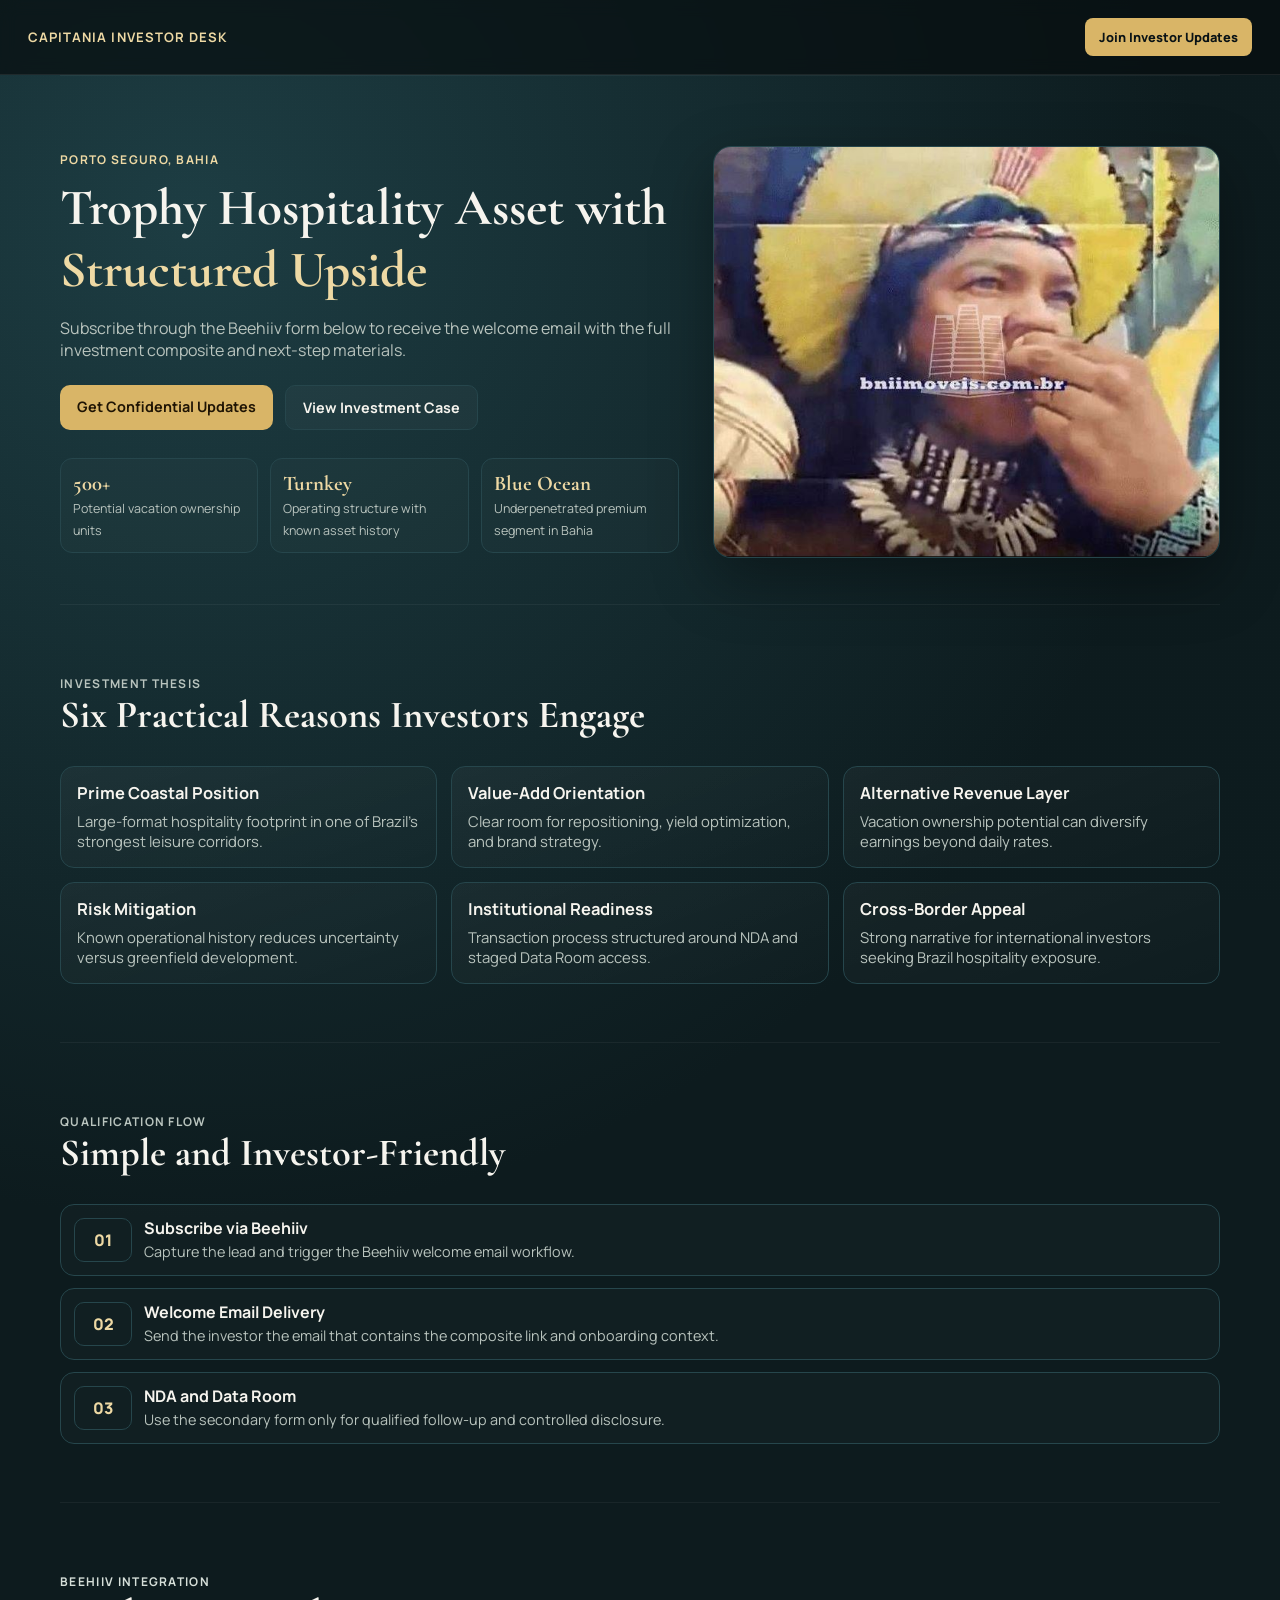
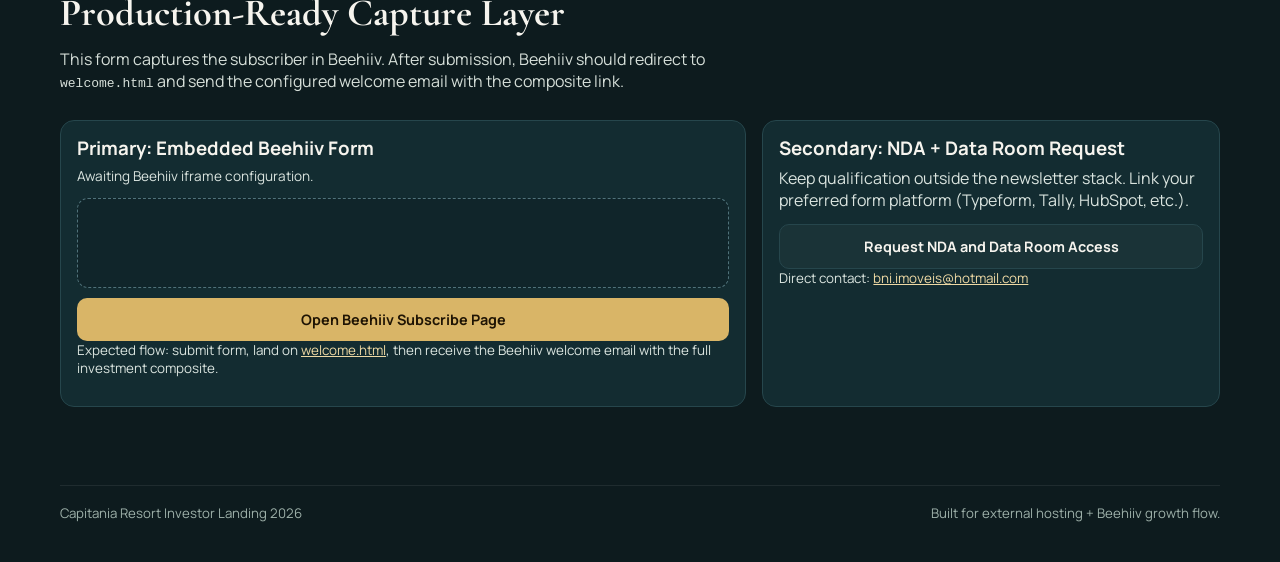
<file: external-production/index.html>
﻿<!doctype html>
<html lang="en">
  <head>
    <meta charset="UTF-8" />
    <meta name="viewport" content="width=device-width, initial-scale=1.0" />
    <title>Capitania Resort | Investor Landing</title>
    <meta
      name="description"
      content="External production landing page for Capitania Resort investor outreach, integrated with Beehiiv subscribe flow."
    />
    <meta name="theme-color" content="#0d1b1e" />
    <link rel="preconnect" href="https://fonts.googleapis.com" />
    <link rel="preconnect" href="https://fonts.gstatic.com" crossorigin />
    <link
      href="https://fonts.googleapis.com/css2?family=Cormorant+Garamond:wght@500;600;700&family=Manrope:wght@400;500;600;700;800&display=swap"
      rel="stylesheet"
    />
    <link rel="stylesheet" href="./style.css" />
  </head>
  <body>
    <div class="bg-noise" aria-hidden="true"></div>

    <header class="topbar">
      <a class="brand" href="#home">Capitania Investor Desk</a>
      <a class="top-cta" href="#subscribe">Join Investor Updates</a>
    </header>

    <main>
      <section class="hero" id="home">
        <div class="hero-copy">
          <p class="eyebrow">Porto Seguro, Bahia</p>
          <h1>
            Trophy Hospitality Asset with
            <span>Structured Upside</span>
          </h1>
          <p class="lead">
            Subscribe through the Beehiiv form below to receive the welcome email with the full
            investment composite and next-step materials.
          </p>
          <div class="hero-actions">
            <a href="#subscribe" class="btn btn-gold">Get Confidential Updates</a>
            <a href="#highlights" class="btn btn-ghost">View Investment Case</a>
          </div>
          <ul class="metrics" aria-label="Key highlights">
            <li>
              <strong>500+</strong>
              <span>Potential vacation ownership units</span>
            </li>
            <li>
              <strong>Turnkey</strong>
              <span>Operating structure with known asset history</span>
            </li>
            <li>
              <strong>Blue Ocean</strong>
              <span>Underpenetrated premium segment in Bahia</span>
            </li>
          </ul>
        </div>

        <figure class="hero-visual">
          <img src="./assets/images/capa.jpg" alt="Capitania Resort main view" loading="eager" />
        </figure>
      </section>

      <section class="highlights" id="highlights">
        <header class="section-head">
          <p class="eyebrow">Investment Thesis</p>
          <h2>Six Practical Reasons Investors Engage</h2>
        </header>

        <div class="cards">
          <article class="card">
            <h3>Prime Coastal Position</h3>
            <p>Large-format hospitality footprint in one of Brazil's strongest leisure corridors.</p>
          </article>
          <article class="card">
            <h3>Value-Add Orientation</h3>
            <p>Clear room for repositioning, yield optimization, and brand strategy.</p>
          </article>
          <article class="card">
            <h3>Alternative Revenue Layer</h3>
            <p>Vacation ownership potential can diversify earnings beyond daily rates.</p>
          </article>
          <article class="card">
            <h3>Risk Mitigation</h3>
            <p>Known operational history reduces uncertainty versus greenfield development.</p>
          </article>
          <article class="card">
            <h3>Institutional Readiness</h3>
            <p>Transaction process structured around NDA and staged Data Room access.</p>
          </article>
          <article class="card">
            <h3>Cross-Border Appeal</h3>
            <p>Strong narrative for international investors seeking Brazil hospitality exposure.</p>
          </article>
        </div>
      </section>

      <section class="process" id="process">
        <header class="section-head">
          <p class="eyebrow">Qualification Flow</p>
          <h2>Simple and Investor-Friendly</h2>
        </header>

        <ol class="steps">
          <li>
            <span>01</span>
            <div>
              <h3>Subscribe via Beehiiv</h3>
              <p>Capture the lead and trigger the Beehiiv welcome email workflow.</p>
            </div>
          </li>
          <li>
            <span>02</span>
            <div>
              <h3>Welcome Email Delivery</h3>
              <p>Send the investor the email that contains the composite link and onboarding context.</p>
            </div>
          </li>
          <li>
            <span>03</span>
            <div>
              <h3>NDA and Data Room</h3>
              <p>Use the secondary form only for qualified follow-up and controlled disclosure.</p>
            </div>
          </li>
        </ol>
      </section>

      <section class="subscribe" id="subscribe">
        <header class="section-head section-head-light">
          <p class="eyebrow">Beehiiv Integration</p>
          <h2>Production-Ready Capture Layer</h2>
          <p>
            This form captures the subscriber in Beehiiv. After submission, Beehiiv should redirect
            to <code>welcome.html</code> and send the configured welcome email with the composite link.
          </p>
        </header>

        <div class="subscribe-grid">
          <article class="panel">
            <h3>Primary: Embedded Beehiiv Form</h3>
            <p id="embedStatus" class="status">Awaiting Beehiiv iframe configuration.</p>
            <div id="beehiivEmbedContainer" class="embed-shell"></div>
            <a id="fallbackSubscribe" class="btn btn-gold btn-block" href="#" target="_blank" rel="noopener">
              Open Beehiiv Subscribe Page
            </a>
            <p class="small-note">
              Expected flow: submit form, land on <a href="./welcome.html">welcome.html</a>, then
              receive the Beehiiv welcome email with the full investment composite.
            </p>
          </article>

          <article class="panel">
            <h3>Secondary: NDA + Data Room Request</h3>
            <p>
              Keep qualification outside the newsletter stack. Link your preferred form platform
              (Typeform, Tally, HubSpot, etc.).
            </p>
            <a id="ndaLink" class="btn btn-ghost btn-block" href="#" target="_blank" rel="noopener">
              Request NDA and Data Room Access
            </a>
            <p class="small-note">
              Direct contact: <a id="contactEmail" href="mailto:bni.imoveis@hotmail.com">bni.imoveis@hotmail.com</a>
            </p>
          </article>
        </div>
      </section>
    </main>

    <footer class="footer">
      <p>Capitania Resort Investor Landing <span id="currentYear"></span></p>
      <p>Built for external hosting + Beehiiv growth flow.</p>
    </footer>

    <script src="./app.js"></script>
  </body>
</html>
</file>
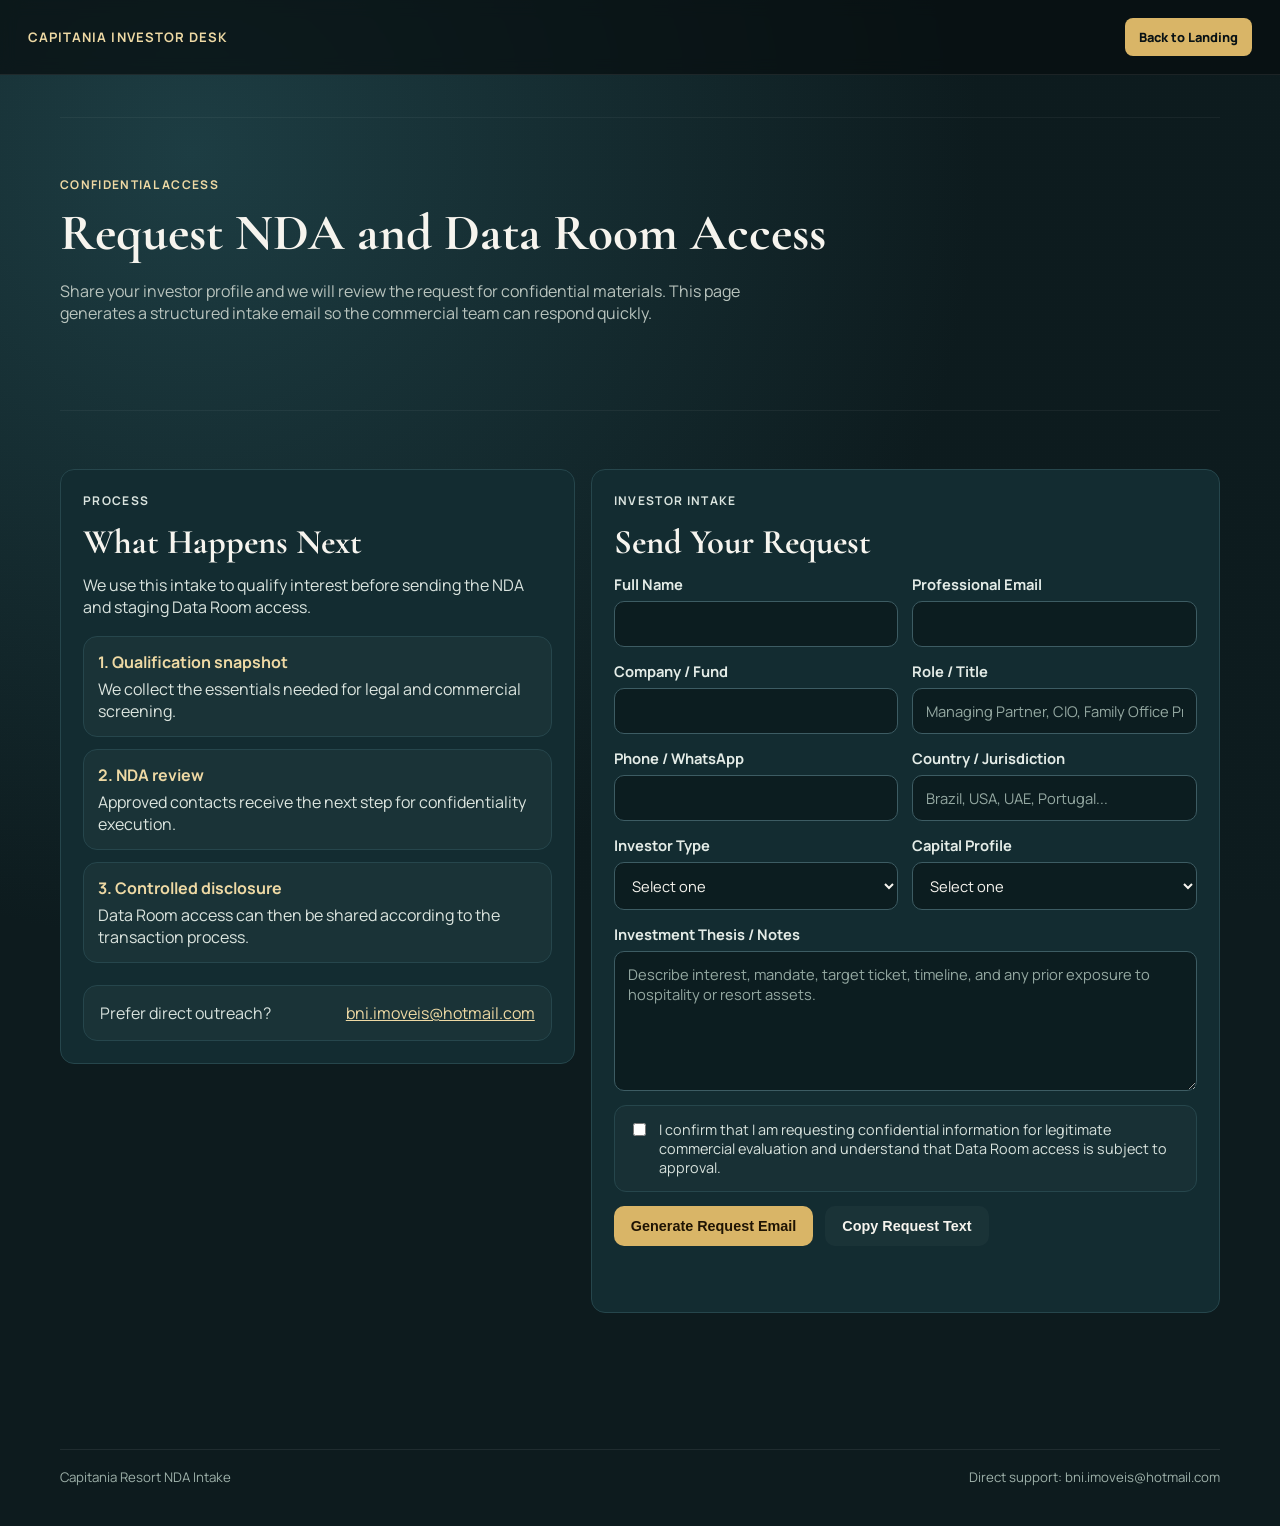
<file: external-production/nda-request.html>
<!doctype html>
<html lang="en">
  <head>
    <meta charset="UTF-8" />
    <meta name="viewport" content="width=device-width, initial-scale=1.0" />
    <title>Capitania Resort | NDA Request</title>
    <meta
      name="description"
      content="Investor NDA and Data Room access request page for Capitania Resort."
    />
    <meta name="theme-color" content="#0d1b1e" />
    <link rel="preconnect" href="https://fonts.googleapis.com" />
    <link rel="preconnect" href="https://fonts.gstatic.com" crossorigin />
    <link
      href="https://fonts.googleapis.com/css2?family=Cormorant+Garamond:wght@500;600;700&family=Manrope:wght@400;500;600;700;800&display=swap"
      rel="stylesheet"
    />
    <link rel="stylesheet" href="./style.css" />
  </head>
  <body>
    <div class="bg-noise" aria-hidden="true"></div>

    <header class="topbar">
      <a class="brand" href="./index.html">Capitania Investor Desk</a>
      <a class="top-cta" href="./index.html#subscribe">Back to Landing</a>
    </header>

    <main class="nda-main">
      <section class="nda-intro">
        <p class="eyebrow">Confidential Access</p>
        <h1>Request NDA and Data Room Access</h1>
        <p class="lead">
          Share your investor profile and we will review the request for confidential materials.
          This page generates a structured intake email so the commercial team can respond quickly.
        </p>
      </section>

      <section class="nda-layout" aria-label="NDA qualification">
        <article class="panel nda-panel">
          <p class="eyebrow">Process</p>
          <h2>What Happens Next</h2>
          <p>
            We use this intake to qualify interest before sending the NDA and staging Data Room
            access.
          </p>

          <ul class="nda-checklist">
            <li>
              <strong>1. Qualification snapshot</strong>
              We collect the essentials needed for legal and commercial screening.
            </li>
            <li>
              <strong>2. NDA review</strong>
              Approved contacts receive the next step for confidentiality execution.
            </li>
            <li>
              <strong>3. Controlled disclosure</strong>
              Data Room access can then be shared according to the transaction process.
            </li>
          </ul>

          <div class="contact-strip">
            <p>Prefer direct outreach?</p>
            <p><a href="mailto:bni.imoveis@hotmail.com">bni.imoveis@hotmail.com</a></p>
          </div>
        </article>

        <article class="panel nda-panel">
          <p class="eyebrow">Investor Intake</p>
          <h2>Send Your Request</h2>
          <form id="ndaRequestForm" class="nda-form" novalidate>
            <div class="form-grid">
              <label class="form-field">
                <span>Full Name</span>
                <input type="text" name="fullName" autocomplete="name" required />
              </label>

              <label class="form-field">
                <span>Professional Email</span>
                <input type="email" name="email" autocomplete="email" required />
              </label>

              <label class="form-field">
                <span>Company / Fund</span>
                <input type="text" name="company" autocomplete="organization" required />
              </label>

              <label class="form-field">
                <span>Role / Title</span>
                <input
                  type="text"
                  name="title"
                  placeholder="Managing Partner, CIO, Family Office Principal"
                />
              </label>

              <label class="form-field">
                <span>Phone / WhatsApp</span>
                <input type="text" name="phone" autocomplete="tel" />
              </label>

              <label class="form-field">
                <span>Country / Jurisdiction</span>
                <input type="text" name="jurisdiction" placeholder="Brazil, USA, UAE, Portugal..." />
              </label>

              <label class="form-field">
                <span>Investor Type</span>
                <select name="investorType" required>
                  <option value="">Select one</option>
                  <option>Family Office</option>
                  <option>Private Equity</option>
                  <option>Hospitality Operator</option>
                  <option>Strategic Investor</option>
                  <option>Broker / Advisor</option>
                  <option>Other</option>
                </select>
              </label>

              <label class="form-field">
                <span>Capital Profile</span>
                <select name="capitalProfile">
                  <option value="">Select one</option>
                  <option>Under R$25M</option>
                  <option>R$25M - R$50M</option>
                  <option>R$50M - R$100M</option>
                  <option>Above R$100M</option>
                </select>
              </label>

              <label class="form-field field-full">
                <span>Investment Thesis / Notes</span>
                <textarea
                  name="notes"
                  placeholder="Describe interest, mandate, target ticket, timeline, and any prior exposure to hospitality or resort assets."
                ></textarea>
              </label>
            </div>

            <div class="consent-box">
              <label>
                <input type="checkbox" name="consent" required />
                <span>
                  I confirm that I am requesting confidential information for legitimate commercial
                  evaluation and understand that Data Room access is subject to approval.
                </span>
              </label>
            </div>

            <div class="form-actions">
              <button type="submit" class="btn btn-gold">Generate Request Email</button>
              <button type="button" id="copyRequest" class="btn btn-ghost">Copy Request Text</button>
            </div>

            <p id="formStatus" class="status-inline" aria-live="polite"></p>
          </form>
        </article>
      </section>
    </main>

    <footer class="footer">
      <p>Capitania Resort NDA Intake</p>
      <p>Direct support: bni.imoveis@hotmail.com</p>
    </footer>

    <script src="./nda-request.js"></script>
  </body>
</html>
</file>
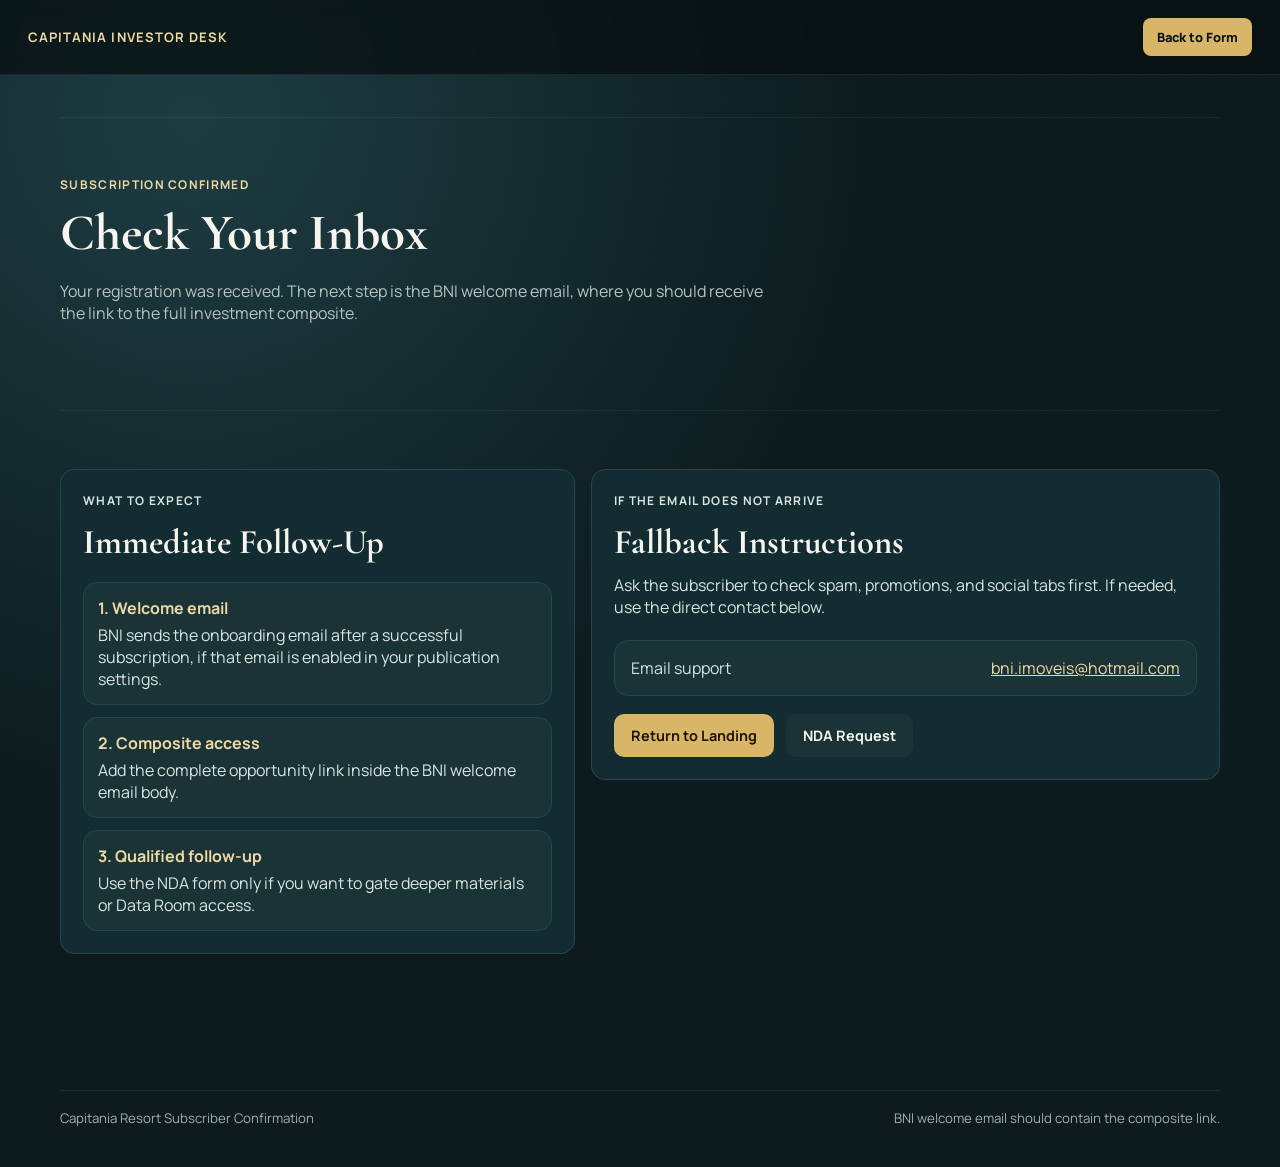
<file: external-production/welcome.html>
<!doctype html>
<html lang="en">
  <head>
    <meta charset="UTF-8" />
    <meta name="viewport" content="width=device-width, initial-scale=1.0" />
    <title>Capitania Resort | Welcome</title>
    <meta
      name="description"
      content="Subscription confirmation page for Capitania Resort investor updates."
    />
    <meta name="theme-color" content="#0d1b1e" />
    <link rel="preconnect" href="https://fonts.googleapis.com" />
    <link rel="preconnect" href="https://fonts.gstatic.com" crossorigin />
    <link
      href="https://fonts.googleapis.com/css2?family=Cormorant+Garamond:wght@500;600;700&family=Manrope:wght@400;500;600;700;800&display=swap"
      rel="stylesheet"
    />
    <link rel="stylesheet" href="./style.css" />
  </head>
  <body>
    <div class="bg-noise" aria-hidden="true"></div>

    <header class="topbar">
      <a class="brand" href="./index.html">Capitania Investor Desk</a>
      <a class="top-cta" href="./index.html#subscribe">Back to Form</a>
    </header>

    <main class="nda-main">
      <section class="nda-intro">
        <p class="eyebrow">Subscription Confirmed</p>
        <h1>Check Your Inbox</h1>
        <p class="lead">
          Your registration was received. The next step is the BNI welcome email, where you
          should receive the link to the full investment composite.
        </p>
      </section>

      <section class="nda-layout" aria-label="Welcome instructions">
        <article class="panel nda-panel">
          <p class="eyebrow">What To Expect</p>
          <h2>Immediate Follow-Up</h2>
          <ul class="nda-checklist">
            <li>
              <strong>1. Welcome email</strong>
              BNI sends the onboarding email after a successful subscription, if that email is enabled in your publication settings.
            </li>
            <li>
              <strong>2. Composite access</strong>
              Add the complete opportunity link inside the BNI welcome email body.
            </li>
            <li>
              <strong>3. Qualified follow-up</strong>
              Use the NDA form only if you want to gate deeper materials or Data Room access.
            </li>
          </ul>
        </article>

        <article class="panel nda-panel">
          <p class="eyebrow">If The Email Does Not Arrive</p>
          <h2>Fallback Instructions</h2>
          <p>
            Ask the subscriber to check spam, promotions, and social tabs first. If needed, use the
            direct contact below.
          </p>
          <div class="contact-strip">
            <p>Email support</p>
            <p><a href="mailto:bni.imoveis@hotmail.com">bni.imoveis@hotmail.com</a></p>
          </div>
          <div class="form-actions" style="margin-top: 18px;">
            <a class="btn btn-gold" href="./index.html#subscribe">Return to Landing</a>
            <a class="btn btn-ghost" href="./nda-request.html">NDA Request</a>
          </div>
        </article>
      </section>
    </main>

    <footer class="footer">
      <p>Capitania Resort Subscriber Confirmation</p>
      <p>BNI welcome email should contain the composite link.</p>
    </footer>
  </body>
</html>
</file>
<file: external-production/style.css>
:root {
  --bg: #0d1b1e;
  --bg-soft: #11262a;
  --panel: #132c31;
  --line: #26464c;
  --gold: #d9b567;
  --gold-soft: #eed9a4;
  --text: #f6f4ee;
  --muted: #b9c4be;
  --shadow: 0 22px 60px rgba(0, 0, 0, 0.35);
}

* {
  box-sizing: border-box;
}

html,
body {
  margin: 0;
  padding: 0;
}

body {
  font-family: "Manrope", sans-serif;
  background: radial-gradient(circle at 15% 10%, #1d3d43, transparent 45%), var(--bg);
  color: var(--text);
  min-height: 100vh;
}

.bg-noise {
  position: fixed;
  inset: 0;
  pointer-events: none;
  background-image: radial-gradient(rgba(255, 255, 255, 0.04) 0.5px, transparent 0.5px);
  background-size: 3px 3px;
  opacity: 0.24;
  z-index: -1;
}

.topbar {
  position: sticky;
  top: 0;
  z-index: 10;
  display: flex;
  justify-content: space-between;
  align-items: center;
  gap: 16px;
  padding: 18px 28px;
  border-bottom: 1px solid rgba(255, 255, 255, 0.08);
  background: rgba(7, 14, 16, 0.72);
  backdrop-filter: blur(8px);
}

.brand {
  text-decoration: none;
  color: var(--gold-soft);
  letter-spacing: 0.08em;
  text-transform: uppercase;
  font-weight: 700;
  font-size: 0.82rem;
}

main {
  width: min(1160px, calc(100% - 40px));
  margin: 0 auto;
}

.hero {
  display: grid;
  grid-template-columns: 1.1fr 0.9fr;
  align-items: center;
  gap: 34px;
  padding: 70px 0 46px;
}

.eyebrow {
  margin: 0 0 10px;
  color: var(--gold-soft);
  font-size: 0.75rem;
  letter-spacing: 0.11em;
  text-transform: uppercase;
  font-weight: 700;
}

h1,
h2,
h3 {
  margin: 0;
  line-height: 1.2;
}

h1,
h2 {
  font-family: "Cormorant Garamond", serif;
}

h1 {
  font-size: clamp(2.05rem, 4vw, 3.55rem);
}

h1 span {
  color: var(--gold-soft);
}

.lead {
  margin: 16px 0 0;
  max-width: 62ch;
  color: var(--muted);
}

.hero-visual {
  margin: 0;
  border: 1px solid var(--line);
  border-radius: 18px;
  overflow: hidden;
  box-shadow: var(--shadow);
}

.hero-visual img {
  width: 100%;
  height: 100%;
  display: block;
  object-fit: cover;
  min-height: 410px;
}

.hero-actions {
  display: flex;
  flex-wrap: wrap;
  gap: 12px;
  margin-top: 24px;
}

.btn {
  display: inline-block;
  text-decoration: none;
  border-radius: 10px;
  padding: 12px 17px;
  font-weight: 700;
  font-size: 0.9rem;
  transition: transform 0.18s ease, background-color 0.18s ease, color 0.18s ease;
}

.btn:hover {
  transform: translateY(-1px);
}

.btn-gold {
  background: var(--gold);
  color: #1f1404;
}

.btn-gold:hover {
  background: #ebc979;
}

.btn-ghost {
  color: var(--text);
  border: 1px solid var(--line);
  background: rgba(255, 255, 255, 0.03);
}

.btn-ghost:hover {
  background: rgba(255, 255, 255, 0.08);
}

.btn-block {
  width: 100%;
  text-align: center;
}

.top-cta {
  text-decoration: none;
  color: #091215;
  background: var(--gold);
  padding: 10px 14px;
  border-radius: 8px;
  font-size: 0.8rem;
  font-weight: 800;
}

.metrics {
  list-style: none;
  display: grid;
  grid-template-columns: repeat(3, minmax(0, 1fr));
  gap: 12px;
  margin: 28px 0 0;
  padding: 0;
}

.metrics li {
  border: 1px solid var(--line);
  border-radius: 12px;
  padding: 12px;
  background: rgba(255, 255, 255, 0.02);
}

.metrics strong {
  display: block;
  font-family: "Cormorant Garamond", serif;
  color: var(--gold-soft);
  font-size: 1.3rem;
}

.metrics span {
  color: var(--muted);
  font-size: 0.78rem;
}

section {
  padding: 58px 0;
  border-top: 1px solid rgba(255, 255, 255, 0.05);
}

.section-head {
  margin-bottom: 28px;
}

.section-head h2 {
  font-size: clamp(1.75rem, 3vw, 2.7rem);
}

.section-head p {
  color: var(--muted);
  max-width: 72ch;
  margin: 12px 0 0;
}

.cards {
  display: grid;
  grid-template-columns: repeat(3, minmax(0, 1fr));
  gap: 14px;
}

.card {
  border: 1px solid var(--line);
  background: linear-gradient(160deg, rgba(255, 255, 255, 0.04), rgba(255, 255, 255, 0.01));
  padding: 16px;
  border-radius: 14px;
}

.card h3 {
  font-size: 1.03rem;
  margin-bottom: 8px;
}

.card p {
  margin: 0;
  color: var(--muted);
  font-size: 0.93rem;
}

.steps {
  list-style: none;
  display: grid;
  gap: 12px;
  margin: 0;
  padding: 0;
}

.steps li {
  display: grid;
  grid-template-columns: 58px 1fr;
  gap: 12px;
  align-items: center;
  border: 1px solid var(--line);
  border-radius: 14px;
  padding: 13px;
  background: rgba(255, 255, 255, 0.02);
}

.steps span {
  display: grid;
  place-items: center;
  border-radius: 10px;
  border: 1px solid var(--line);
  color: var(--gold-soft);
  font-weight: 800;
  min-height: 44px;
}

.steps h3 {
  margin: 0 0 4px;
  font-size: 1rem;
}

.steps p {
  margin: 0;
  color: var(--muted);
  font-size: 0.9rem;
}

.subscribe {
  margin-bottom: 20px;
}

.section-head-light p,
.section-head-light code {
  color: #d6dfd9;
}

.subscribe-grid {
  display: grid;
  grid-template-columns: 1.2fr 0.8fr;
  gap: 16px;
}

.panel {
  border: 1px solid var(--line);
  border-radius: 14px;
  background: var(--panel);
  padding: 16px;
}

.panel h3 {
  margin-bottom: 8px;
}

.panel p {
  margin: 0 0 13px;
  color: #dae4df;
}

.status {
  font-size: 0.85rem;
  color: var(--gold-soft);
}

.embed-shell {
  min-height: 90px;
  border: 1px dashed #50727a;
  border-radius: 11px;
  padding: 10px;
  margin: 0 0 10px;
  background: rgba(0, 0, 0, 0.14);
}

.embed-shell iframe {
  width: 100%;
  border: 0;
  border-radius: 8px;
  min-height: 132px;
  background: white;
}

.small-note {
  font-size: 0.84rem;
}

.small-note a {
  color: var(--gold-soft);
}

.footer {
  width: min(1160px, calc(100% - 40px));
  margin: 14px auto 40px;
  padding: 18px 0 0;
  border-top: 1px solid rgba(255, 255, 255, 0.08);
  color: #9db0a9;
  font-size: 0.83rem;
  display: flex;
  justify-content: space-between;
  gap: 14px;
  flex-wrap: wrap;
}

.footer p {
  margin: 0;
}

.nda-main {
  width: min(1160px, calc(100% - 40px));
  margin: 0 auto;
  padding: 42px 0 64px;
}

.nda-layout {
  display: grid;
  grid-template-columns: 0.9fr 1.1fr;
  gap: 16px;
  align-items: start;
}

.nda-panel {
  padding: 22px;
}

.nda-panel h2 {
  font-size: clamp(1.55rem, 2.7vw, 2.35rem);
  margin-bottom: 10px;
}

.nda-intro {
  margin-bottom: 28px;
}

.nda-intro .lead {
  max-width: 72ch;
}

.nda-checklist {
  list-style: none;
  padding: 0;
  margin: 18px 0 0;
  display: grid;
  gap: 12px;
}

.nda-checklist li {
  border: 1px solid var(--line);
  border-radius: 14px;
  padding: 14px;
  background: rgba(255, 255, 255, 0.03);
  color: #dce5df;
}

.nda-checklist strong {
  display: block;
  color: var(--gold-soft);
  margin-bottom: 5px;
}

.nda-form {
  display: grid;
  gap: 14px;
}

.form-grid {
  display: grid;
  grid-template-columns: 1fr 1fr;
  gap: 14px;
}

.form-field {
  display: grid;
  gap: 7px;
  font-size: 0.92rem;
  color: #e4ece7;
}

.form-field span {
  font-weight: 700;
}

.form-field input,
.form-field select,
.form-field textarea {
  width: 100%;
  border: 1px solid #3d5c63;
  border-radius: 10px;
  background: rgba(7, 14, 16, 0.5);
  color: var(--text);
  padding: 12px 13px;
  font: inherit;
}

.form-field input::placeholder,
.form-field textarea::placeholder {
  color: #95a9a2;
}

.form-field textarea {
  min-height: 140px;
  resize: vertical;
}

.form-field input:focus,
.form-field select:focus,
.form-field textarea:focus {
  outline: 2px solid rgba(217, 181, 103, 0.32);
  outline-offset: 1px;
  border-color: var(--gold);
}

.field-full {
  grid-column: 1 / -1;
}

.consent-box {
  border: 1px solid var(--line);
  border-radius: 12px;
  padding: 14px;
  background: rgba(255, 255, 255, 0.02);
}

.consent-box label {
  display: flex;
  gap: 10px;
  align-items: flex-start;
  color: #d8e2dd;
  font-size: 0.9rem;
}

.consent-box input {
  margin-top: 3px;
}

.form-actions {
  display: flex;
  flex-wrap: wrap;
  gap: 12px;
}

.form-actions .btn {
  border: 0;
  cursor: pointer;
}

.status-inline {
  margin: 4px 0 0;
  color: var(--gold-soft);
  font-size: 0.88rem;
  min-height: 1.2em;
}

.contact-strip {
  margin-top: 22px;
  border: 1px solid var(--line);
  border-radius: 14px;
  padding: 16px;
  background: rgba(255, 255, 255, 0.03);
  display: flex;
  justify-content: space-between;
  gap: 12px;
  flex-wrap: wrap;
}

.contact-strip p {
  margin: 0;
  color: #d8e2dd;
}

.contact-strip a {
  color: var(--gold-soft);
}

@media (max-width: 980px) {
  .hero {
    grid-template-columns: 1fr;
    padding-top: 42px;
  }

  .hero-visual {
    order: -1;
  }

  .metrics {
    grid-template-columns: 1fr;
  }

  .cards {
    grid-template-columns: 1fr 1fr;
  }

  .subscribe-grid {
    grid-template-columns: 1fr;
  }

  .nda-layout {
    grid-template-columns: 1fr;
  }
}

@media (max-width: 640px) {
  main,
  .footer {
    width: min(1160px, calc(100% - 26px));
  }

  .topbar {
    padding: 14px;
  }

  .cards {
    grid-template-columns: 1fr;
  }

  .btn,
  .top-cta {
    width: 100%;
    text-align: center;
  }

  .nda-main {
    width: min(1160px, calc(100% - 26px));
  }

  .form-grid {
    grid-template-columns: 1fr;
  }
}
</file>
